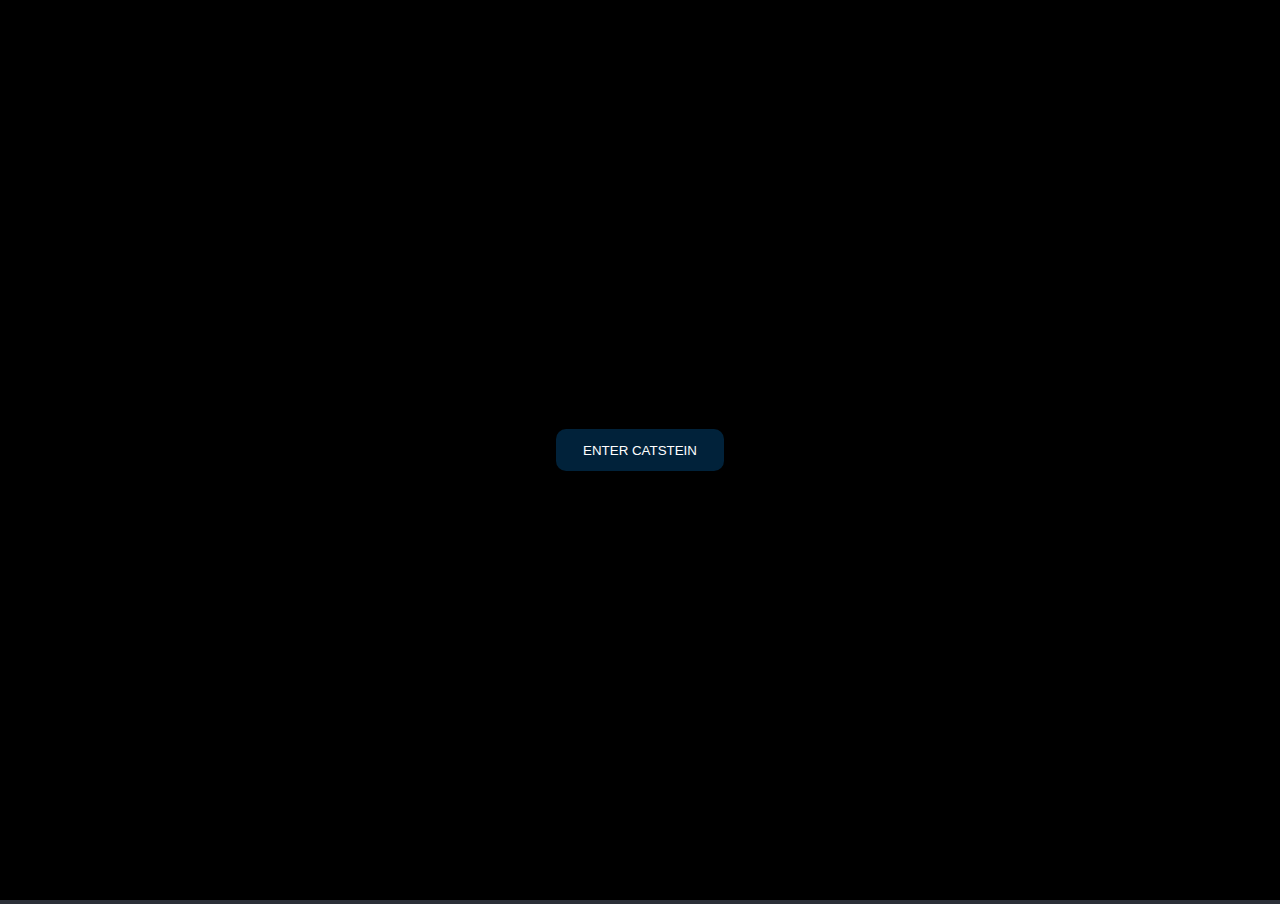
<file: index.html>
<!DOCTYPE html>
<html lang="en">
  <head>
    <meta charset="UTF-8" />
    <meta name="viewport" content="width=device-width, initial-scale=1.0" />
    <link rel="stylesheet" href="/assets/css/style.css" />
    <title>$CATSTEIN</title>
  </head>
  <body>
    <img src="/pages/PAGE1.png" usemap="#image-map" />

    <a class="box" href="#" id="box1"></a>
    <a class="box" href="#" id="box2"></a>
    <a class="box" href="#" id="box3"></a>

    <map name="image-map">
      <area
        id="area1"
        target=""
        alt="socials"
        title="socials"
        href="/page4.html"
        coords="301,941,672,1049"
        shape="rect"
      />
      <area
        id="area2"
        target=""
        alt="buy now"
        title="buy now"
        href="#"
        coords="716,950,1118,1059"
        shape="rect"
      />
      <area
        id="area3"
        target=""
        alt="memes"
        title="memes"
        href="/page2.html"
        coords="1152,962,1515,1059"
        shape="rect"
      />
    </map>

    <div class="overlay" id="overlay">
      <div class="startwrap" id="startwrap">
        <button id="startButton">ENTER CATSTEIN</button>
      </div>
      <video playsinline id="video" src="/assets/CATSTEIN.mov.mp4"></video>
    </div>

    <script
      src="https://code.jquery.com/jquery-3.6.4.slim.min.js"
      integrity="sha256-a2yjHM4jnF9f54xUQakjZGaqYs/V1CYvWpoqZzC2/Bw="
      crossorigin="anonymous"
    ></script>
    <script src="/assets/js/rwdImageMaps.js"></script>
    <script>
      $(document).ready(function (e) {
        $("img[usemap]").rwdImageMaps();
      });
    </script>
    <script src="/assets/js/app.js"></script>
  </body>
</html>
</file>
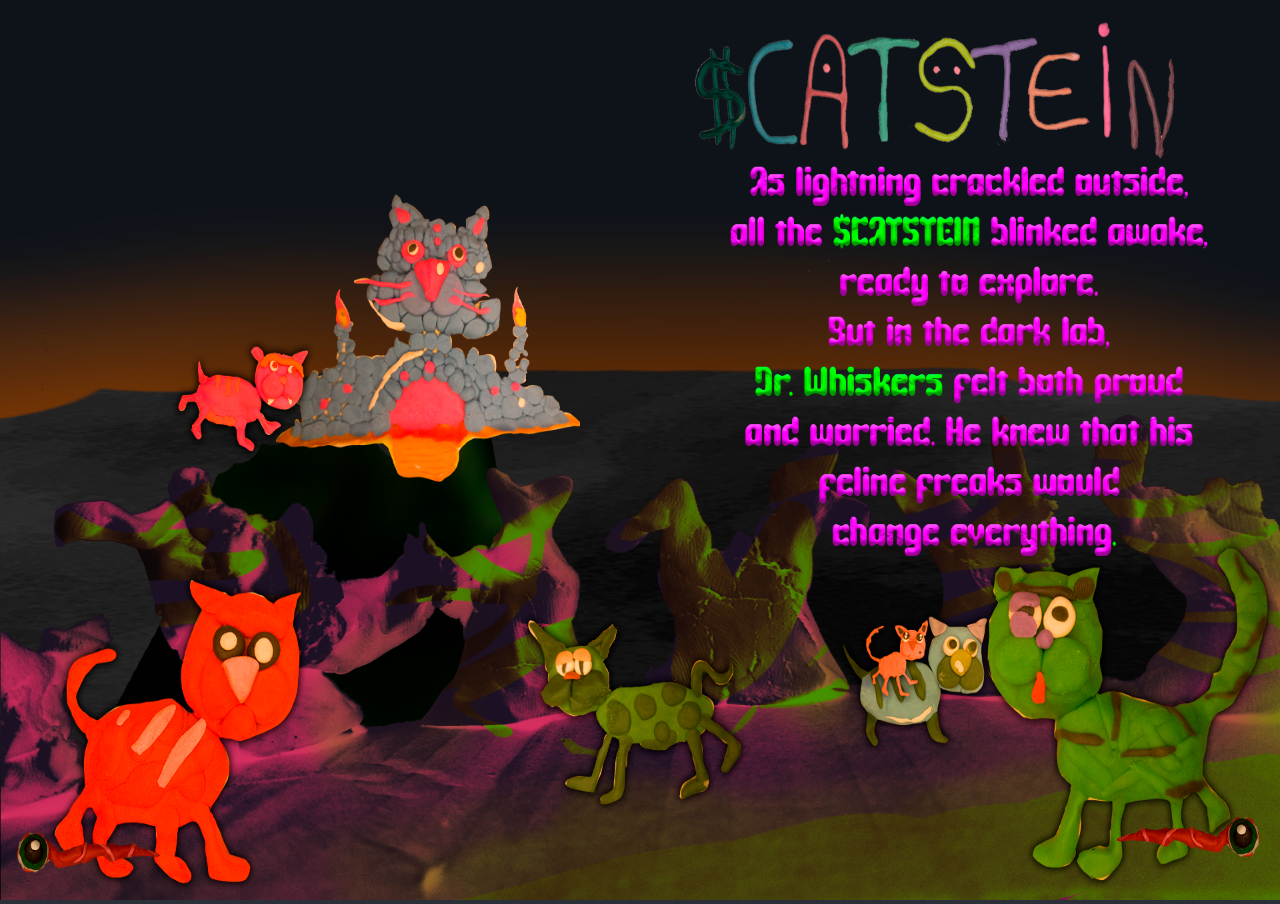
<file: page2.html>
<!DOCTYPE html>
<html lang="en">
  <head>
    <meta charset="UTF-8" />
    <meta name="viewport" content="width=device-width, initial-scale=1.0" />
    <link rel="stylesheet" href="/assets/css/style.css" />
    <title>$CATSTEIN</title>
  </head>
  <body>
    <img src="/pages/PAGE2.png" usemap="#image-map" />

    <a class="box" href="#" id="box1"></a>
    <a class="box" href="#" id="box2"></a>
    <a class="box" href="#" id="box3"></a>
    <a class="box" href="#" id="box4"></a>
    <a class="box" href="#" id="box5"></a>

    <map name="image-map">
      <area
        id="area1"
        target=""
        alt=""
        title=""
        href="/page3.html"
        coords="760,745,1138,966"
        shape="rect"
      />
      <area
        id="area2"
        target=""
        alt=""
        title=""
        href="/page3.html"
        coords="56,647,505,1065"
        shape="rect"
      />
      <area
        id="area3"
        target=""
        alt=""
        title=""
        href="/page3.html"
        coords="1265,661,1887,1064"
        shape="rect"
      />
      <area
        id="area4"
        target=""
        alt=""
        title=""
        href="/page3.html"
        coords="215,388,473,569"
        shape="rect"
      />
      <area
        id="area5"
        target=""
        alt=""
        title=""
        href="/page3.html"
        coords="513,232,867,538"
        shape="rect"
      />
    </map>

    <script
      src="https://code.jquery.com/jquery-3.6.4.slim.min.js"
      integrity="sha256-a2yjHM4jnF9f54xUQakjZGaqYs/V1CYvWpoqZzC2/Bw="
      crossorigin="anonymous"
    ></script>
    <script src="/assets/js/rwdImageMaps.js"></script>
    <script>
      $(document).ready(function (e) {
        $("img[usemap]").rwdImageMaps();
      });
    </script>
    <script src="/assets/js/app2.js"></script>
  </body>
</html>
</file>
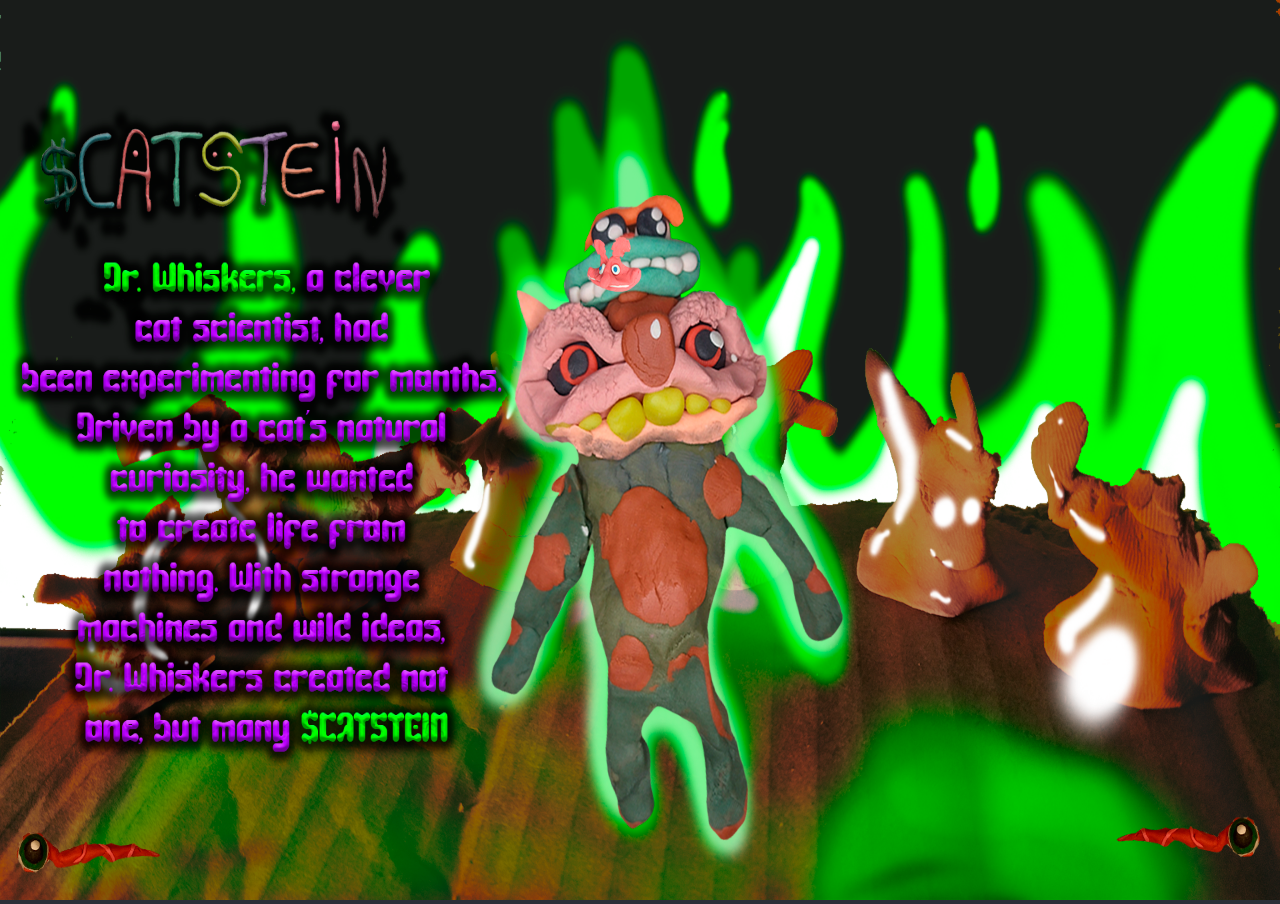
<file: page3.html>
<!DOCTYPE html>
<html lang="en">
  <head>
    <meta charset="UTF-8" />
    <meta name="viewport" content="width=device-width, initial-scale=1.0" />
    <link rel="stylesheet" href="/assets/css/style.css" />
    <title>$CATSTEIN</title>
  </head>
  <body>
    <img src="/pages/PAGE3.png" usemap="#image-map" />

    <a class="box" href="#" id="box1"></a>
    <a class="box" href="#" id="box2"></a>

    <map name="image-map">
      <area
        id="area1"
        target=""
        alt=""
        title=""
        href="/"
        coords="718,215,1265,1063"
        shape="rect"
      />
      <area
        id="area2"
        target=""
        alt=""
        title=""
        href="/"
        coords="1284,375,1867,884"
        shape="rect"
      />
    </map>

    <script
      src="https://code.jquery.com/jquery-3.6.4.slim.min.js"
      integrity="sha256-a2yjHM4jnF9f54xUQakjZGaqYs/V1CYvWpoqZzC2/Bw="
      crossorigin="anonymous"
    ></script>
    <script src="/assets/js/rwdImageMaps.js"></script>
    <script>
      $(document).ready(function (e) {
        $("img[usemap]").rwdImageMaps();
      });
    </script>
    <script src="/assets/js/app2.js"></script>
  </body>
</html>
</file>
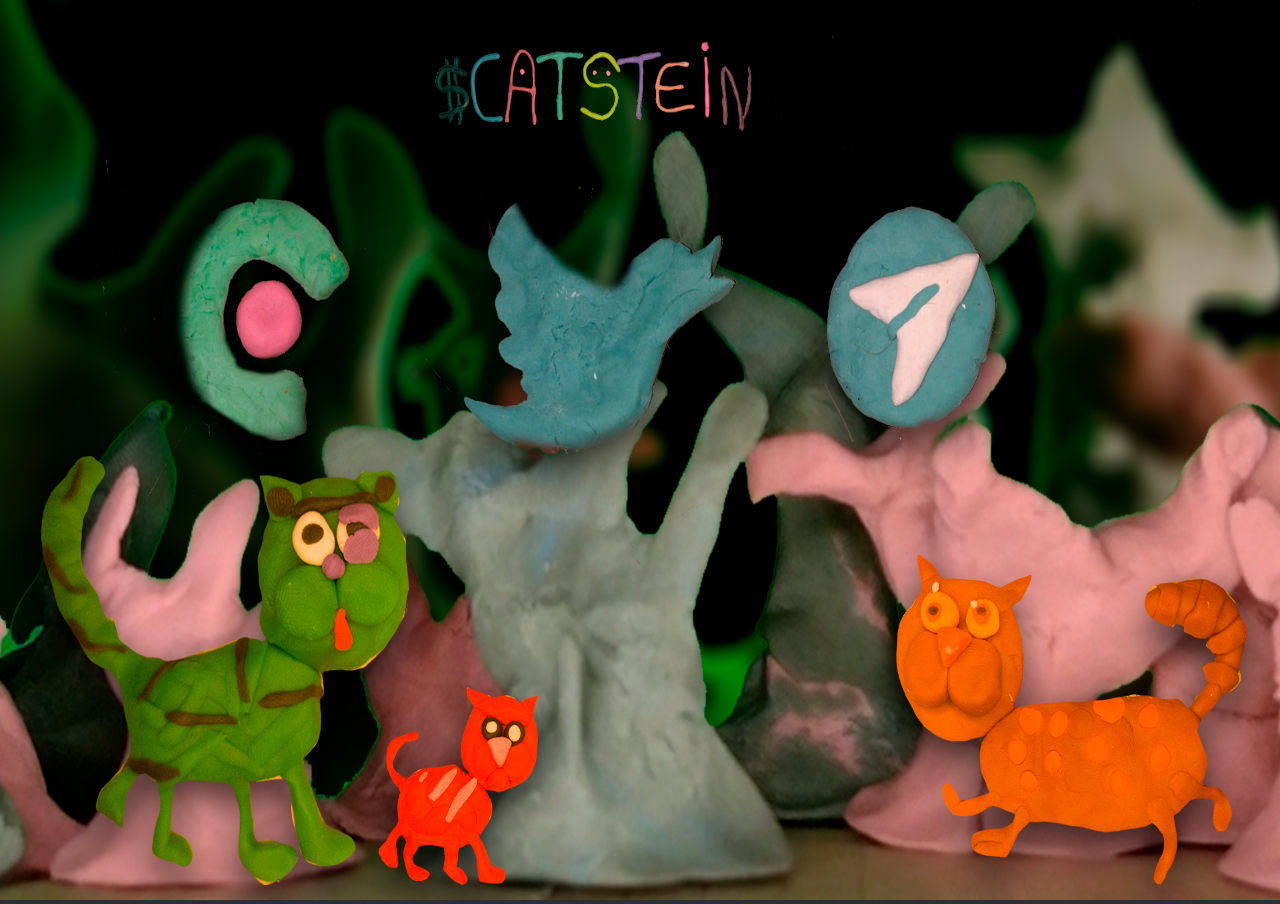
<file: page4.html>
<!DOCTYPE html>
<html lang="en">
  <head>
    <meta charset="UTF-8" />
    <meta name="viewport" content="width=device-width, initial-scale=1.0" />
    <link rel="stylesheet" href="/assets/css/style.css" />
    <title>$CATSTEIN</title>
  </head>
  <body>
    <img src="/pages/PAGE4.png" usemap="#image-map" />

    <a class="box" href="#" id="box1"></a>
    <a class="box" href="#" id="box2"></a>
    <a class="box" href="#" id="box3"></a>
    <a class="box" href="#" id="box4"></a>
    <a class="box" href="#" id="box5"></a>

    <map name="image-map">
      <area
        id="area1"
        target=""
        alt="solscan"
        title="solscan"
        href="#"
        coords="549,526,229,223"
        shape="rect"
      />
      <area
        id="area2"
        target=""
        alt="twitter"
        title="twitter"
        href="https://twitter.com/CatsteinSOL"
        coords="701,227,1106,554"
        shape="rect"
      />
      <area
        id="area3"
        target=""
        alt="telegram"
        title="telegram"
        href="https://t.me/catsteincto"
        coords="1199,231,1554,535"
        shape="rect"
      />
      <area
        id="area4"
        target=""
        alt=""
        title=""
        href="/page5.html"
        coords="92,605,912,1062"
        shape="rect"
      />
      <area
        id="area5"
        target=""
        alt=""
        title=""
        href="/page5.html"
        coords="1329,679,1883,1042"
        shape="rect"
      />
    </map>

    <script
      src="https://code.jquery.com/jquery-3.6.4.slim.min.js"
      integrity="sha256-a2yjHM4jnF9f54xUQakjZGaqYs/V1CYvWpoqZzC2/Bw="
      crossorigin="anonymous"
    ></script>
    <script src="/assets/js/rwdImageMaps.js"></script>
    <script>
      $(document).ready(function (e) {
        $("img[usemap]").rwdImageMaps();
      });
    </script>
    <script src="/assets/js/app2.js"></script>
  </body>
</html>
</file>
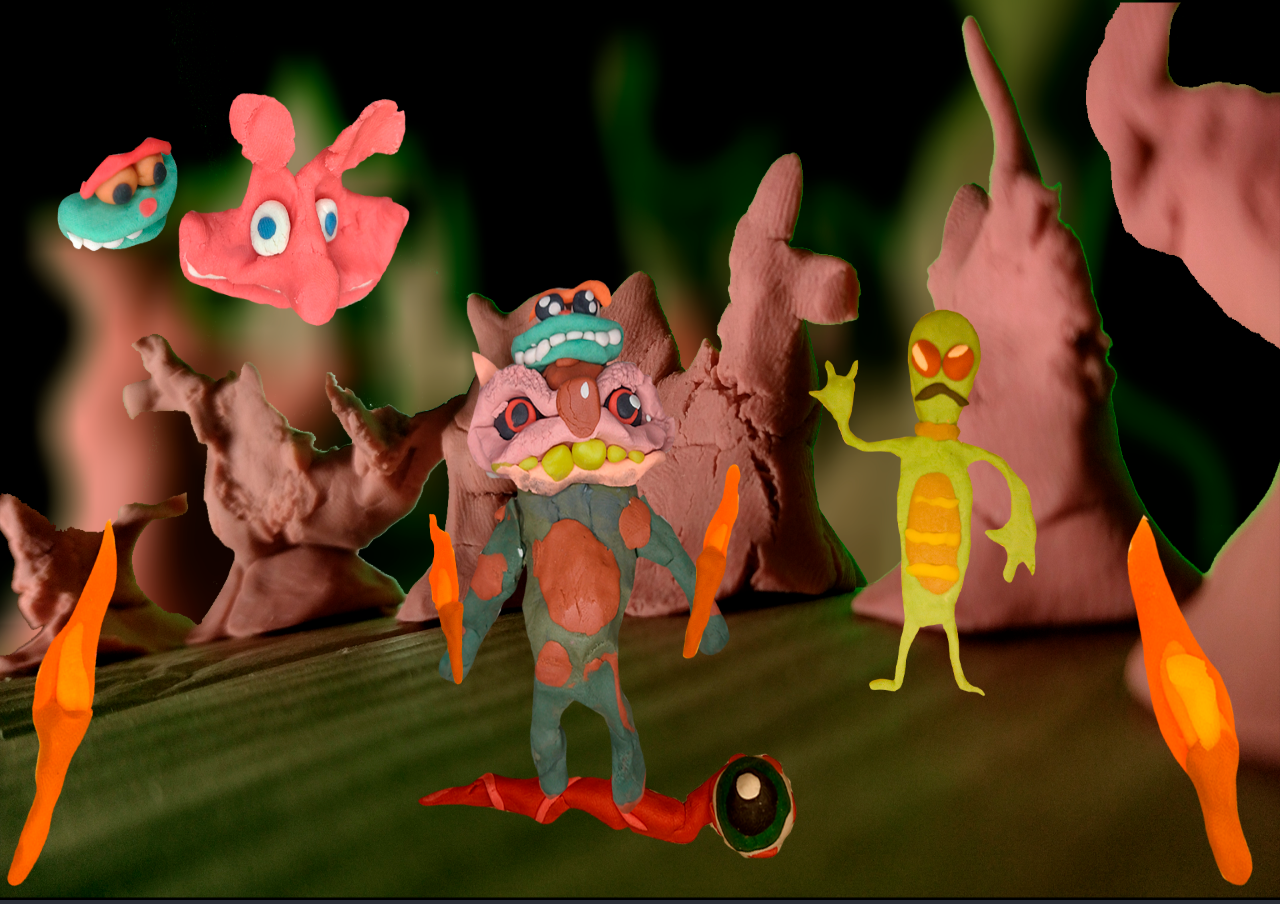
<file: page5.html>
<!DOCTYPE html>
<html lang="en">
  <head>
    <meta charset="UTF-8" />
    <meta name="viewport" content="width=device-width, initial-scale=1.0" />
    <link rel="stylesheet" href="/assets/css/style.css" />
    <title>$CATSTEIN</title>
  </head>
  <body>
    <img src="/pages/PAGE5.png" usemap="#image-map" />

    <a class="box" href="#" id="box1"></a>

    <map name="image-map">
      <area
        id="area1"
        target=""
        alt=""
        title=""
        href="/"
        coords="579,267,1203,1041"
        shape="rect"
      />
    </map>

    <script
      src="https://code.jquery.com/jquery-3.6.4.slim.min.js"
      integrity="sha256-a2yjHM4jnF9f54xUQakjZGaqYs/V1CYvWpoqZzC2/Bw="
      crossorigin="anonymous"
    ></script>
    <script src="/assets/js/rwdImageMaps.js"></script>
    <script>
      $(document).ready(function (e) {
        $("img[usemap]").rwdImageMaps();
      });
    </script>
    <script src="/assets/js/app2.js"></script>
  </body>
</html>
</file>
<file: assets/css/style.css>
* {
    margin: 0;
    padding: 0;
    box-sizing: border-box;
    font-family: Impact, Haettenschweiler, 'Arial Narrow Bold', sans-serif;

}

@font-face {
    font-family: 'CustomFont';
    src: url('/assets/pricedown\ bl.otf') format('opentype');
    font-weight: normal;
    font-style: normal;
}


body {
    overflow-x: hidden;
    background-color: #2B2F38;
    height: 100dvh;
}


img {
    width: 100%;
    height: 100%;
}

.box {
    position: absolute;
    background-color: rgba(255, 255, 255, 0.169);
    animation-name: blink;
    animation-duration: .3s;
    animation-iteration-count: infinite;
    animation-timing-function: ease;
    animation-direction: alternate;
    z-index: 10;
    opacity: .7;
    border-radius: 10px;
    cursor: pointer;
    pointer-events: none;
}

.overlay {
    position: fixed;
    top: 0;
    left: 0;
    width: 100dvw;
    height: 100dvh;
    background-color: #000000;
}

.overlay button {
    padding: 1em 2em;
    cursor: pointer;
    background-color: #01223a;
    border: none;
    outline: none;
    border-radius: 10px;
    color: #ffffff;
}


.overlay video {
    width: 100%;
    height: 100%;
    object-fit: fill;
    position: absolute;
    top: 0;
    left: 0;
    z-index: 5;
}

.startwrap {
    position: absolute;
    width: 100%;
    height: 100%;
    display: flex;
    justify-content: center;
    align-items: center;
    z-index: 10;
    background-color: #000000;
}



@keyframes blink {
    from {
        opacity: .7;
        transform: scale(1);
    }

    to {
        opacity: 0.4;
        transform: scale(1.1);
    }
}
</file>
